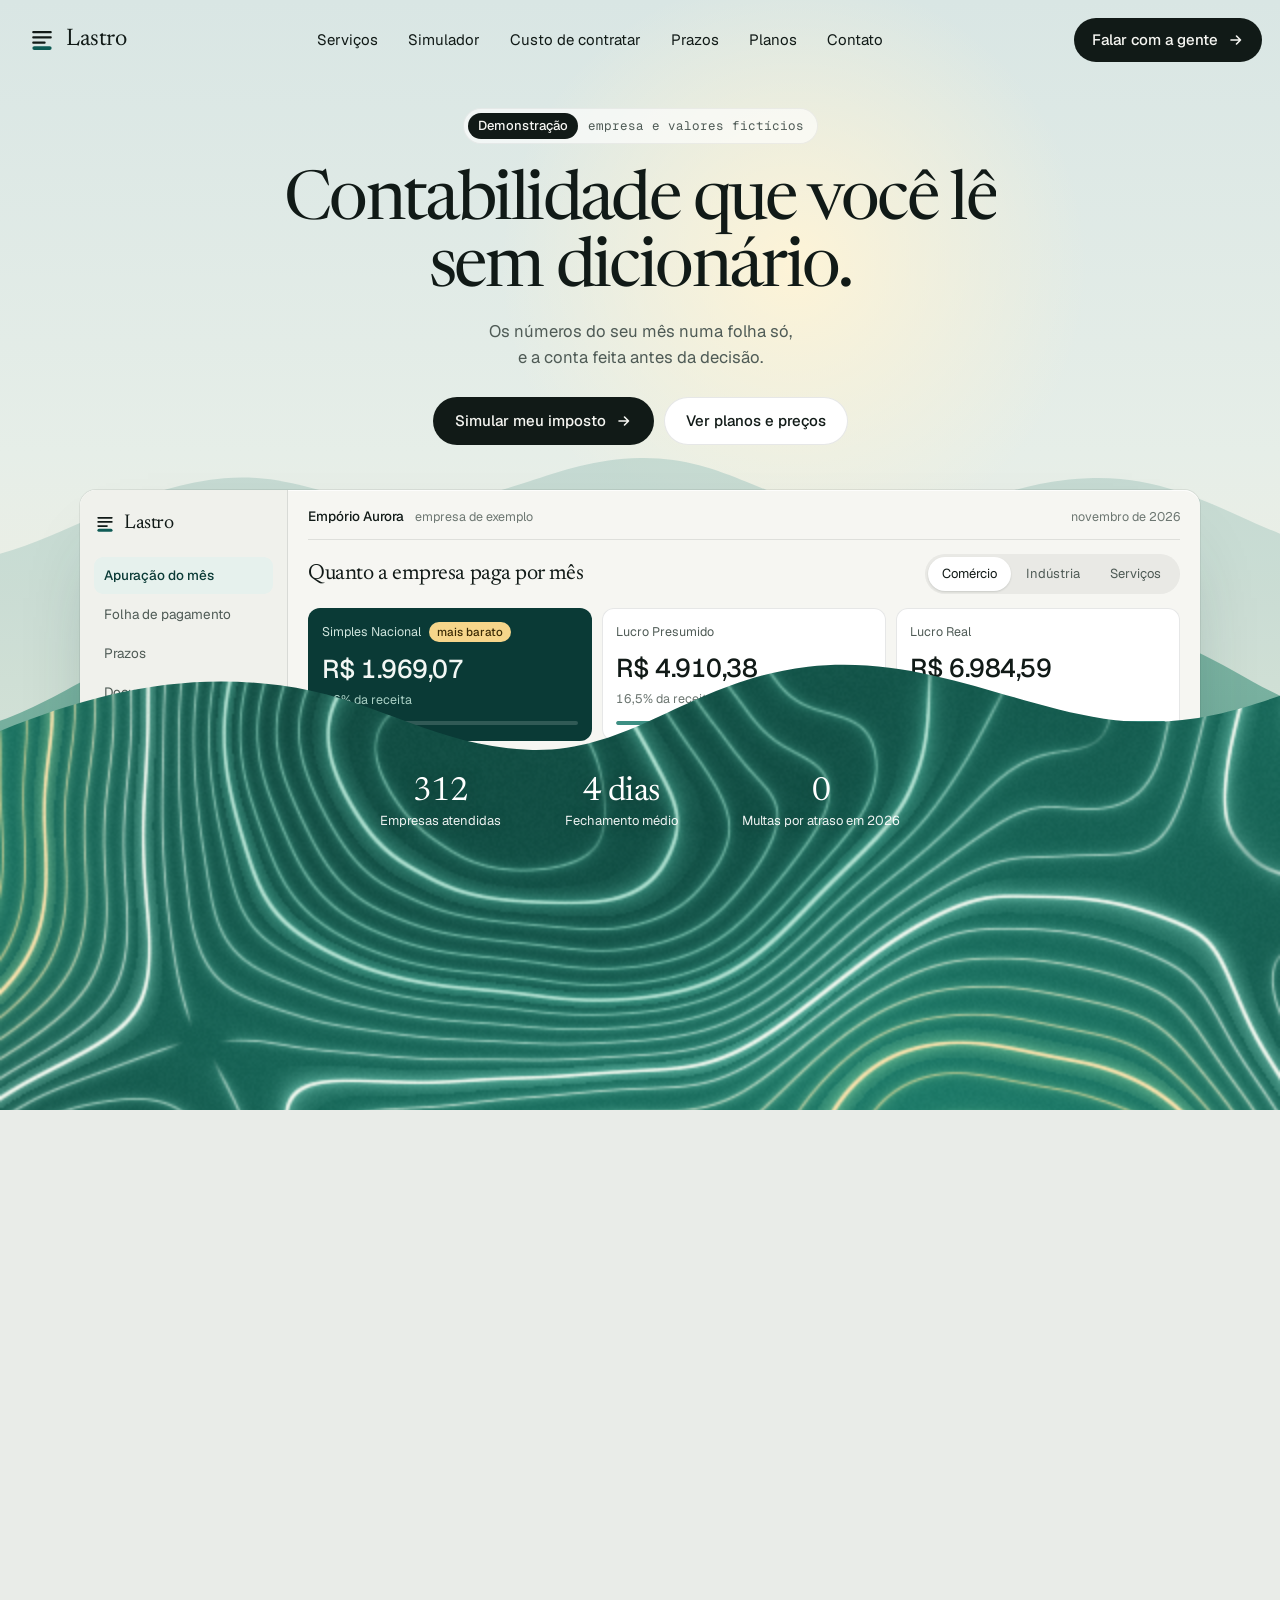
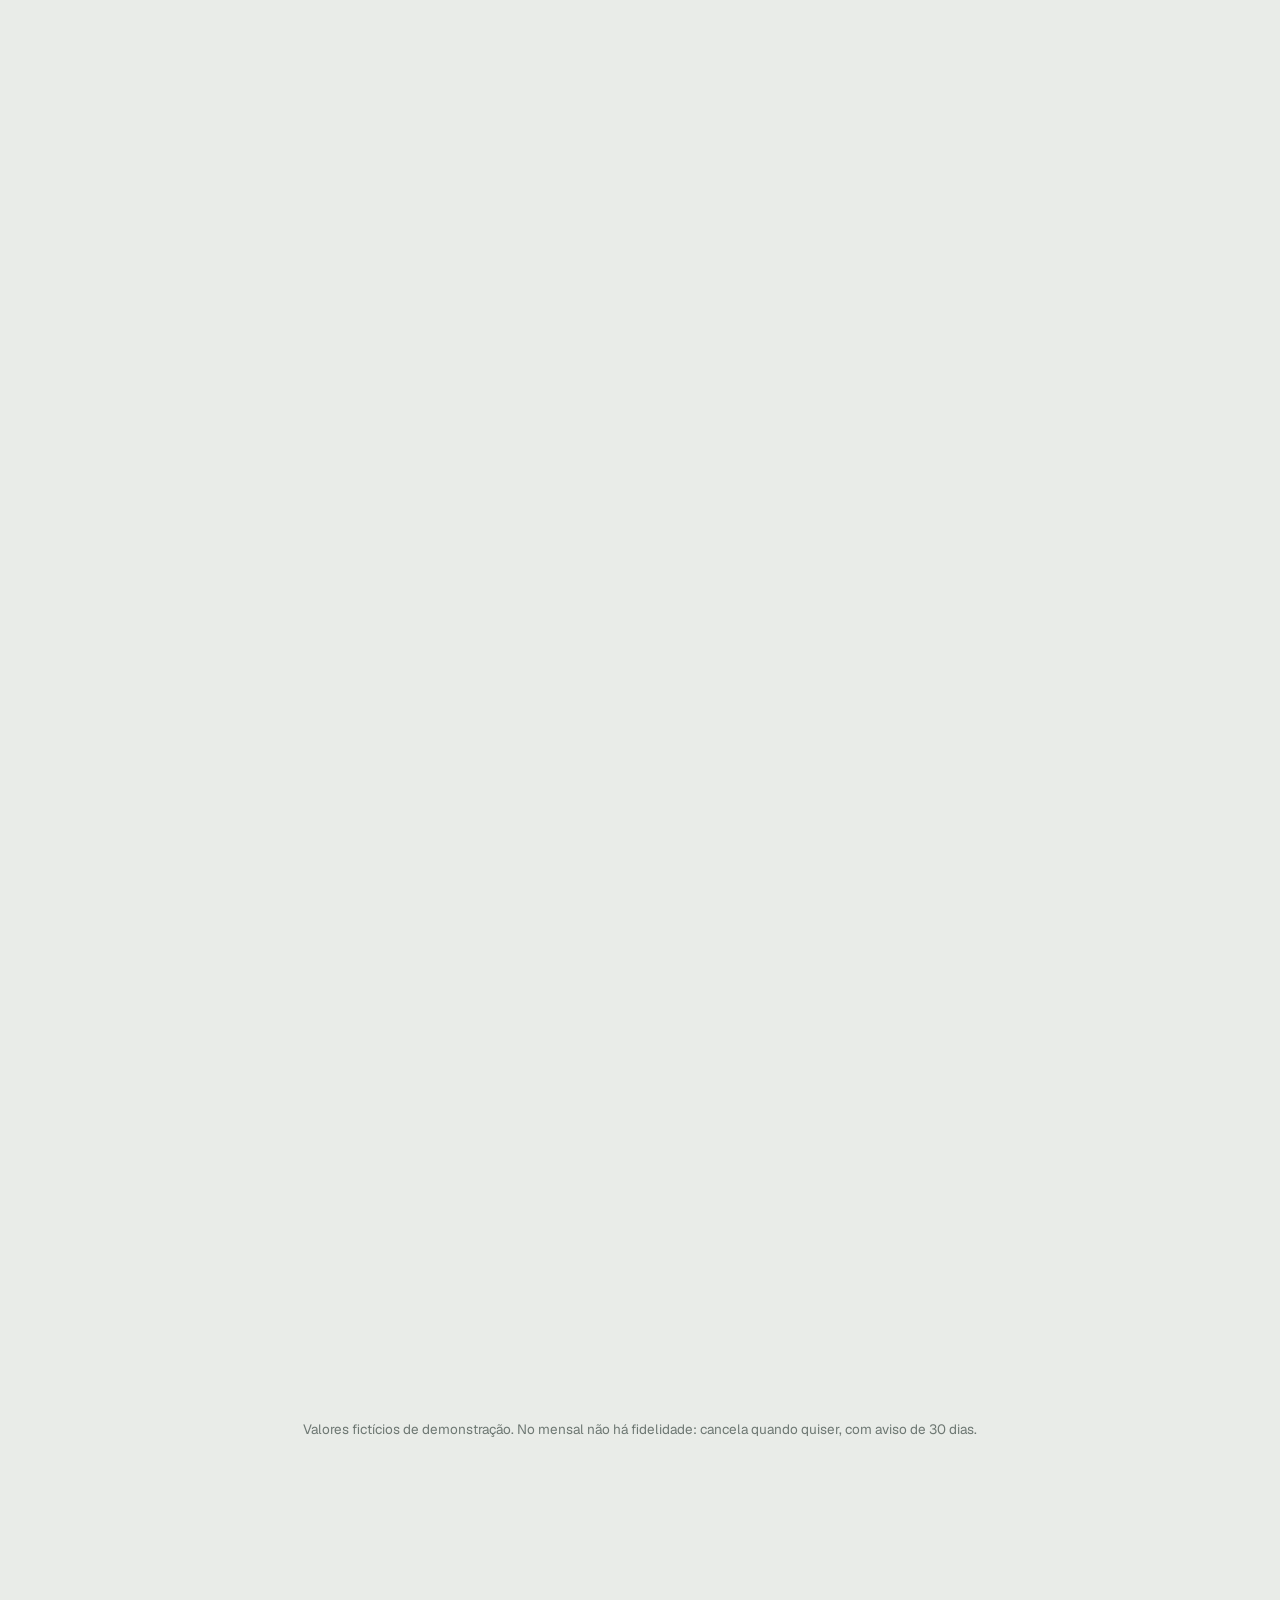
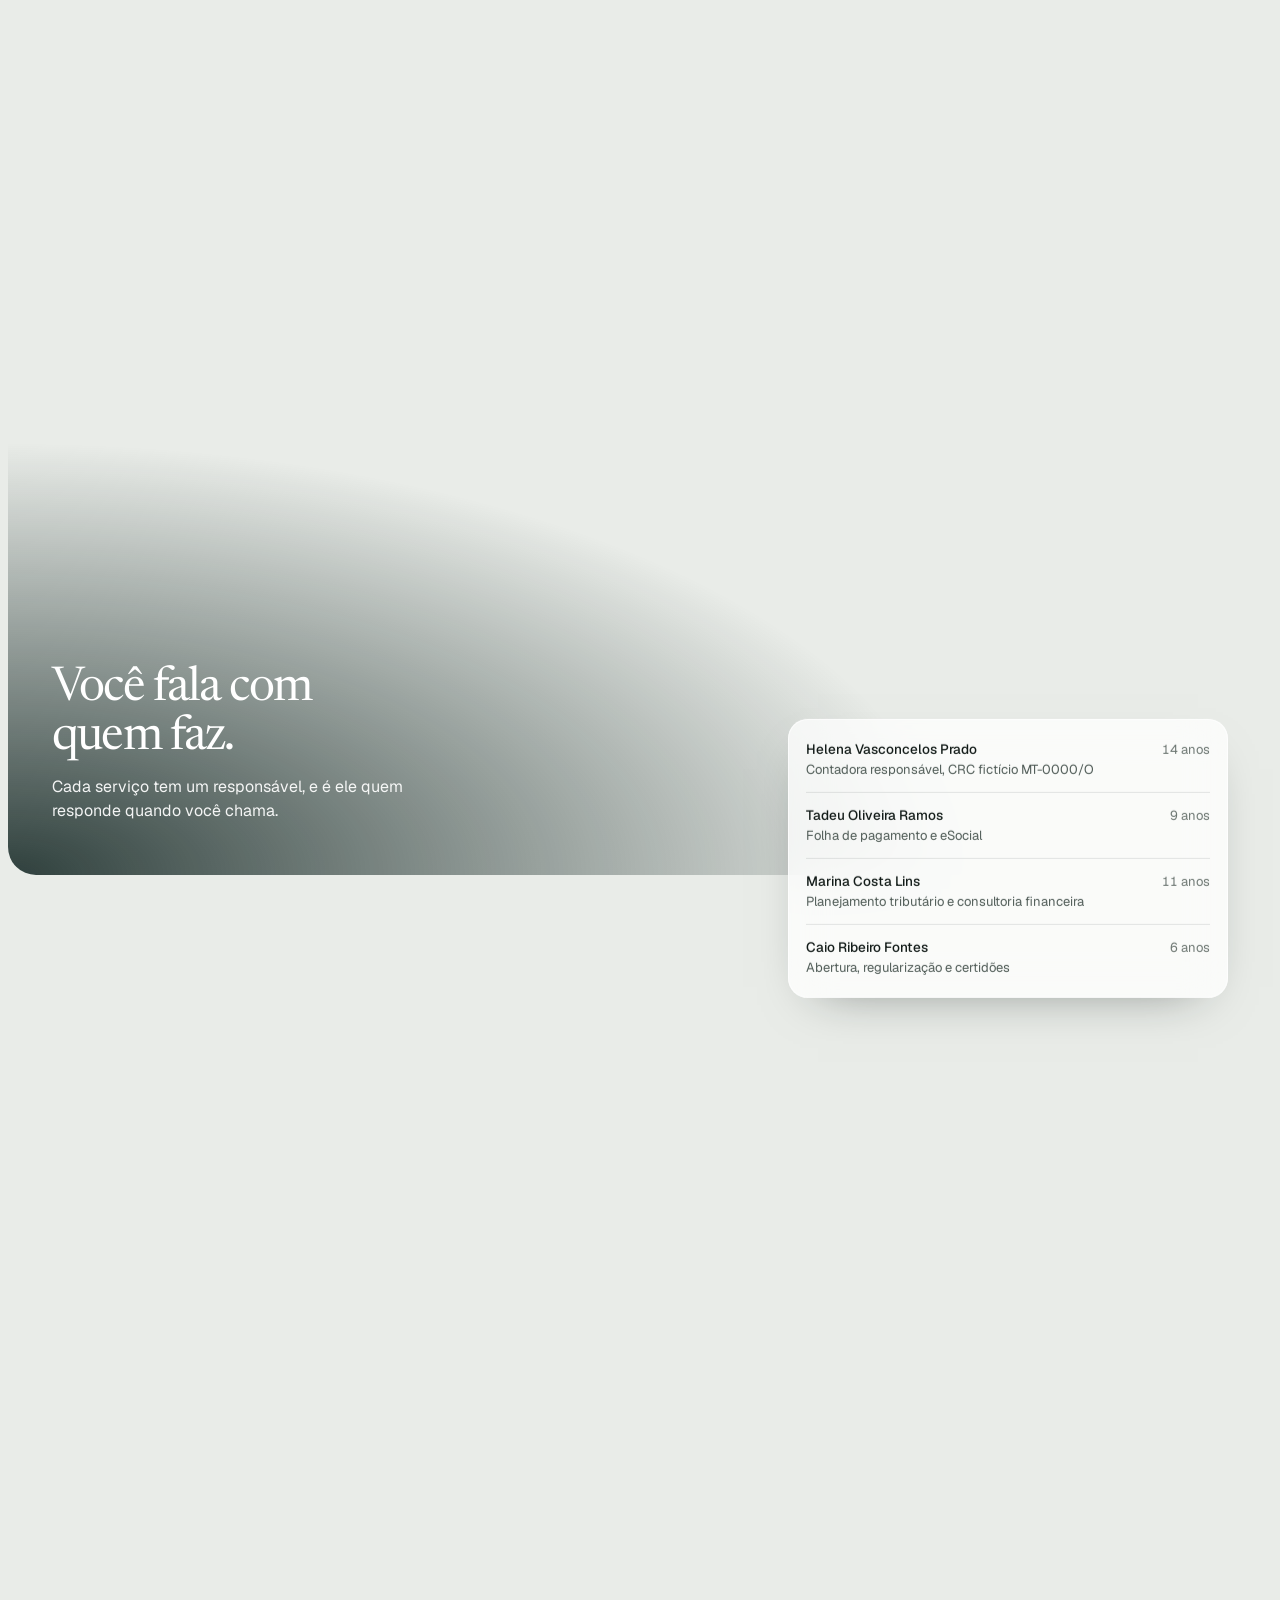
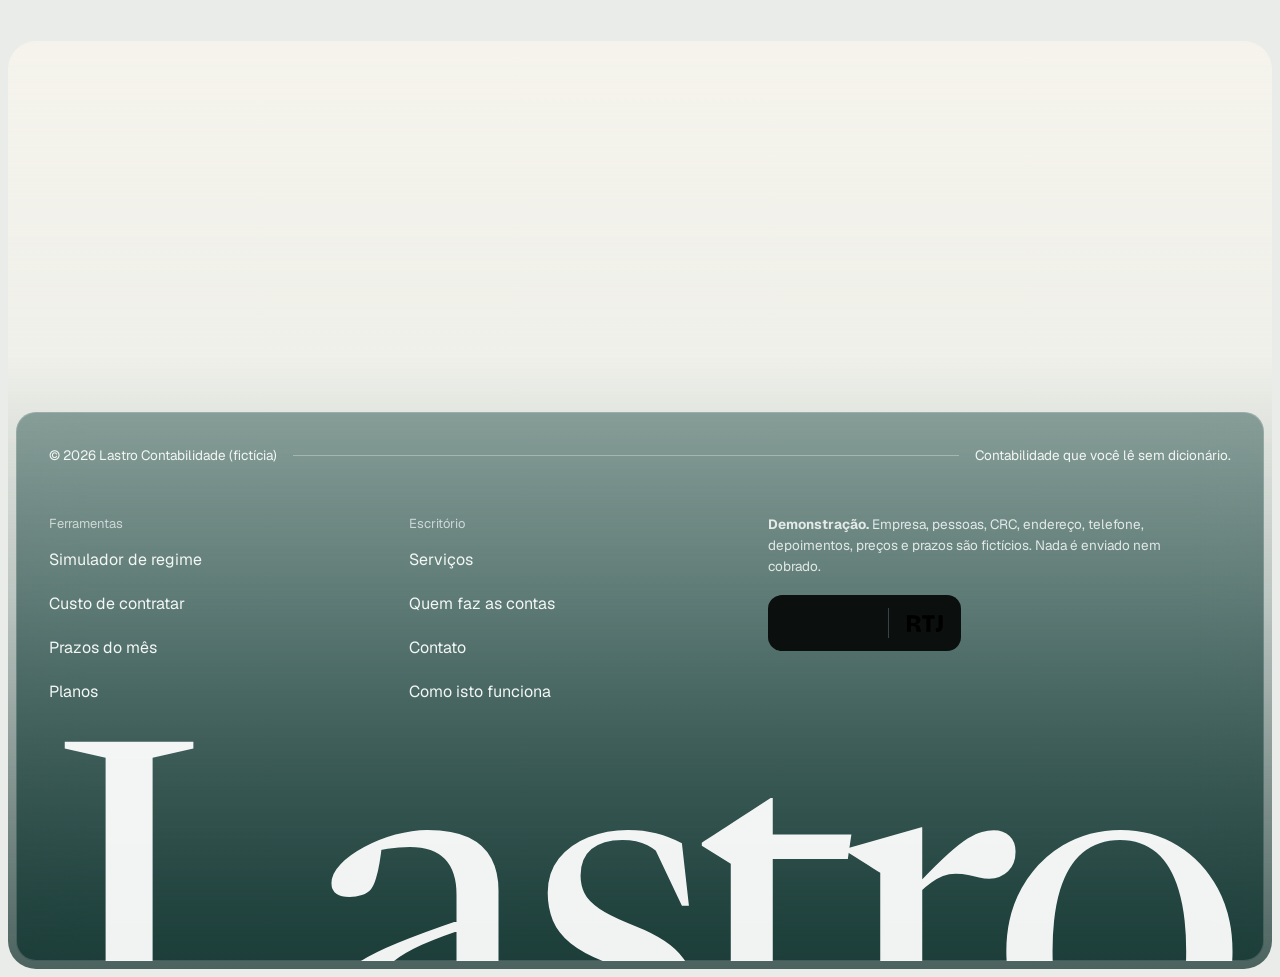
<file: index.html>
<!DOCTYPE html>
<html lang="pt-BR">
<head>
  <meta charset="utf-8">
  <meta name="viewport" content="width=device-width, initial-scale=1">
  <meta http-equiv="Content-Security-Policy" content="default-src 'self'; script-src 'self'; style-src 'self'; img-src 'self' data:; font-src 'self'; connect-src 'none'; object-src 'none'; base-uri 'none'; form-action 'none'">
  <title>Lastro Contabilidade | Contabilidade que você lê sem dicionário</title>
  <meta name="description" content="Demonstração de um escritório contábil fictício: simulador de regime tributário, custo de um funcionário, prazos do mês e planos. Feito pela Mil e Uma Linhas!.">
  <link rel="canonical" href="https://toshiro01001.github.io/contabilidade/">
  <meta name="theme-color" content="#dfe9e6">
  <meta property="og:type" content="website">
  <meta property="og:locale" content="pt_BR">
  <meta property="og:site_name" content="Lastro Contabilidade">
  <meta property="og:title" content="Lastro Contabilidade: a conta feita antes da decisão">
  <meta property="og:description" content="Demonstração com simulador de regime tributário, custo de funcionário, prazos do mês e planos. Tudo fictício, nada é enviado.">
  <meta property="og:url" content="https://toshiro01001.github.io/contabilidade/">
  <meta property="og:image" content="https://toshiro01001.github.io/contabilidade/img/og.jpg">
  <meta property="og:image:width" content="1200">
  <meta property="og:image:height" content="630">
  <meta name="twitter:card" content="summary_large_image">
  <link rel="icon" href="./favicon.svg" type="image/svg+xml">
  <script type="module" crossorigin src="./assets/index-Ds6KF5I7.js"></script>
  <link rel="stylesheet" crossorigin href="./assets/index-Cp0EafVw.css">
</head>
<body>
  <div id="raiz">
    <main class="espera">
      <h1>Contabilidade que você lê sem dicionário.</h1>
      <p>Lastro Contabilidade é uma demonstração da Mil e Uma Linhas!: um escritório contábil fictício com simulador de regime tributário, custo de um funcionário, prazos do mês e planos. Empresa, pessoas, valores e prazos são inventados.</p>
      <noscript><p>As ferramentas desta página precisam de JavaScript ligado.</p></noscript>
    </main>
  </div>
</body>
</html>
</file>
<file: assets/index-Cp0EafVw.css>
@font-face{font-family:Newsreader;font-style:normal;font-display:swap;font-weight:200 800;src:url(./newsreader-latin-standard-normal-s-izfB6B.woff2) format("woff2-variations")}@font-face{font-family:Newsreader;font-style:italic;font-display:swap;font-weight:200 800;src:url(./newsreader-latin-standard-italic-kJKFiXvB.woff2) format("woff2-variations")}@font-face{font-family:Geist;font-style:normal;font-display:swap;font-weight:100 900;src:url(./geist-latin-wght-normal-BgDaEnEv.woff2) format("woff2-variations")}@font-face{font-family:Geist Mono;font-style:normal;font-display:swap;font-weight:100 900;src:url(./geist-mono-latin-wght-normal-XN7g48iV.woff2) format("woff2-variations")}:root{--pagina: #e9ece8;--papel: #f6f6f2;--tinta: #111a17;--tinta-2: #4f5b56;--tinta-3: #6d7772;--fio: rgba(17, 26, 23, .1);--verde-900: #0a3a36;--verde-700: #0e5b55;--verde-500: #3d8f83;--verde-200: #cfe4dd;--verde-100: #e6f1ed;--ambar: #8a5708;--ambar-fundo: #fbefd8;--ferrugem: #a63b2a;--ferrugem-fundo: #fbe6e3;--azul: #2659ad;--azul-fundo: #e3edfa;--serifa: "Newsreader", "Iowan Old Style", Georgia, serif;--sans: "Geist", system-ui, -apple-system, "Segoe UI", sans-serif;--mono: "Geist Mono", ui-monospace, Menlo, monospace;--ease: cubic-bezier(.22, 1, .36, 1);--ease-io: cubic-bezier(.65, 0, .35, 1);--t-micro: .32s;--margem: 8px;--r-card: 28px;--r-dentro: 20px;--r-app: 16px;--lado: clamp(20px, 3.3vw, 48px);--vidro-blur: blur(22px) saturate(1.35)}*,*:before,*:after{box-sizing:border-box}html{background:var(--pagina);scroll-padding-top:76px;-webkit-text-size-adjust:100%}body{margin:0;font-family:var(--sans);font-size:16px;line-height:1.55;color:var(--tinta);background:var(--pagina);-webkit-font-smoothing:antialiased;overflow-x:clip}img{display:block;max-width:100%}h1,h2,h3,h4,p,ul,ol,dl,dd,figure,blockquote,fieldset{margin:0;padding:0}ul,ol{list-style:none}fieldset{border:0;min-width:0}button,input,select,textarea{font:inherit;color:inherit}button{cursor:pointer}a{color:inherit}.num{font-variant-numeric:tabular-nums}.visualmente-oculto{position:absolute;width:1px;height:1px;overflow:hidden;clip:rect(0 0 0 0);white-space:nowrap}:focus-visible{outline:2px solid var(--verde-700);outline-offset:3px;border-radius:6px}.pular{position:fixed;left:12px;top:-80px;z-index:60;background:var(--tinta);color:var(--papel);padding:10px 16px;border-radius:999px;transition:top var(--t-micro) var(--ease)}.pular:focus{top:12px}.espera{max-width:720px;margin:0 auto;padding:22vh var(--lado) 40vh}.espera h1{font-family:var(--serifa);font-weight:400;font-size:clamp(36px,6vw,72px);line-height:1.02;letter-spacing:-.034em}.espera p{margin-top:20px;color:var(--tinta-2);max-width:56ch}.seta,.check{width:1em;height:1em;flex:none}.titulo{font-family:var(--serifa);font-weight:400;font-size:clamp(34px,3.75vw,64px);line-height:1.04;letter-spacing:-.034em;font-variation-settings:"opsz" 72}.titulo em{font-style:italic;color:var(--verde-700)}.mascara{display:block;overflow:hidden;padding:.06em 0 .16em;margin-bottom:-.22em}.linha{display:block}.js .linha{transform:translateY(calc(100% + .32em));transition:transform 1.15s var(--ease) calc(var(--i, 0) * .08s)}.js .sobe{opacity:0;transform:translateY(22px);transition:opacity .9s var(--ease) .18s,transform 1.1s var(--ease) .18s}.js .is-in .linha,.js .is-pronto .linha{transform:none}.js .is-in .sobe,.js .is-pronto .sobe,.js .is-in.sobe{opacity:1;transform:none}.pilula{position:relative;display:inline-flex;align-items:center;gap:10px;min-height:48px;padding:0 22px;border:0;border-radius:999px;font-size:15px;font-weight:500;text-decoration:none;overflow:hidden;isolation:isolate;white-space:nowrap;transition:transform var(--t-micro) var(--ease)}.pilula:active{transform:scale(.97)}.pilula-preto{background:var(--tinta);color:var(--papel)}.pilula-branco{background:#fff;color:var(--tinta);box-shadow:inset 0 0 0 1px var(--fio)}.pilula-colina{position:absolute;left:-10%;right:-10%;bottom:0;height:130%;z-index:-1;border-radius:50% 50% 0 0/60% 60% 0 0;background:var(--verde-700);transform:translateY(101%);transition:transform .55s var(--ease)}.pilula-branco .pilula-colina{background:var(--verde-200)}.pilula-setas{position:relative;display:block;width:16px;height:16px;overflow:hidden}.pilula-setas .seta{position:absolute;inset:0;width:16px;height:16px;transition:transform .5s var(--ease)}.pilula-setas .seta+.seta{transform:translate(-140%)}@media (hover: hover){html:not(.is-scrolling) .pilula:hover .pilula-colina{transform:none}html:not(.is-scrolling) .pilula:hover .pilula-setas .seta:first-child{transform:translate(140%)}html:not(.is-scrolling) .pilula:hover .pilula-setas .seta+.seta{transform:none}}.topo{position:fixed;z-index:40;top:var(--margem);left:var(--margem);right:var(--margem);height:64px;display:flex;align-items:center;justify-content:space-between;gap:16px;padding:0 10px 0 20px;border-radius:20px;transition:transform .6s var(--ease),background-color .4s var(--ease),box-shadow .4s var(--ease)}.topo.is-vidro{background:#f6f6f2c7;-webkit-backdrop-filter:blur(18px);backdrop-filter:blur(18px);box-shadow:0 1px 0 var(--fio),0 10px 30px -18px #111a174d}.topo.is-fora{transform:translateY(-130%)}.marca{display:inline-flex;align-items:center;gap:10px;text-decoration:none;min-height:44px}.marca-sinal{width:28px;height:28px}.marca-nome{font-family:var(--serifa);font-size:24px;letter-spacing:-.02em}.menu{display:flex;gap:2px}.menu a{position:relative;padding:10px 14px;border-radius:999px;font-size:15px;text-decoration:none;isolation:isolate}.menu a:before{content:"";position:absolute;inset:0;z-index:-1;border-radius:inherit;background:#ffffffb3;transform:scale(.6);opacity:0;transition:transform var(--t-micro) var(--ease),opacity var(--t-micro) var(--ease)}.menu a.ativo:before{transform:none;opacity:1}@media (hover: hover){html:not(.is-scrolling) .menu a:hover:before{transform:none;opacity:1}}.topo-acoes{display:flex;align-items:center;gap:8px}.pilula-nav{min-height:44px;padding:0 18px}.menu-botao{display:none;align-items:center;gap:10px;min-height:44px;padding:0 16px;border:0;border-radius:999px;background:#fff;box-shadow:inset 0 0 0 1px var(--fio);font-size:15px}.menu-botao-icone{width:16px;height:10px;border-top:1.6px solid currentColor;border-bottom:1.6px solid currentColor;transition:height var(--t-micro) var(--ease)}.menu-botao[aria-expanded=true] .menu-botao-icone{height:0}@media (max-width: 1060px){.menu-botao{display:inline-flex}.pilula-nav{display:none}.menu{position:fixed;left:0;right:0;top:72px;flex-direction:column;gap:0;padding:14px 18px 22px;border-radius:22px;background:var(--papel);box-shadow:0 24px 60px -24px #111a1773,inset 0 0 0 1px var(--fio);visibility:hidden;opacity:0;transform:translateY(-12px);transition:opacity .35s var(--ease),transform .45s var(--ease),visibility 0s .45s}.menu.aberto{visibility:visible;opacity:1;transform:none;transition-delay:0s}.menu a{font-family:var(--serifa);font-size:clamp(28px,8vw,40px);letter-spacing:-.02em;padding:8px 6px;border-radius:12px}.menu a:before{display:none}.menu-aberto .topo{background:var(--papel);box-shadow:inset 0 0 0 1px var(--fio)}}.hero{position:relative;height:var(--hero-h, 150vh);min-height:100svh;overflow:hidden;background:#dfe9e6}.hero-ceu{position:absolute;inset:0 0 auto;height:120%;background:linear-gradient(180deg,#d9e6e4,#e6eee8 34%,#f3efe0 62%,#f1ead6);transform:translateY(var(--ceu, 0px));will-change:transform}.hero-sol{position:absolute;left:62%;top:20%;width:46vmax;height:46vmax;margin:-23vmax;border-radius:50%;background:radial-gradient(closest-side,#fff4d6f2,#fff4d600)}.hero-serra{position:absolute;left:0;right:0;top:34%;height:min(46%,420px);background:linear-gradient(180deg,#b9d3cb,#cfe0d6);-webkit-mask:url(../img/colinas-fundo.svg) center top / 100% 100% no-repeat;mask:url(../img/colinas-fundo.svg) center top / 100% 100% no-repeat;opacity:.75}.hero-texto{position:relative;z-index:2;display:flex;flex-direction:column;align-items:center;text-align:center;padding:clamp(92px,12vh,130px) var(--lado) 0}.chip{display:inline-flex;align-items:center;gap:10px;padding:5px 14px 5px 5px;border-radius:999px;background:#ffffff9e;box-shadow:inset 0 0 0 1px #111a170f;font-size:13px}.chip-tag{padding:3px 10px;border-radius:999px;background:var(--tinta);color:var(--papel);font-weight:500}.chip-txt{font-family:var(--mono);font-size:12.5px;color:var(--tinta-2)}.titulo-hero{margin-top:22px;font-size:clamp(38px,min(5.3vw,8.9vh),104px);line-height:.98;letter-spacing:-.038em}.hero-apoio{margin-top:20px;font-size:clamp(16px,1.3vw,18.5px);color:var(--tinta-2)}.hero-acoes{margin-top:26px;display:flex;flex-wrap:wrap;justify-content:center;gap:10px}.hero-painel{container-type:inline-size;position:relative;z-index:2;width:min(1120px,calc(100% - 2 * var(--lado)));margin:clamp(34px,5vh,56px) auto 0}.js .hero-painel{opacity:0;transform:translateY(70px);transition:opacity 1s var(--ease) .35s,transform 1.5s var(--ease) .35s}.js .is-pronto .hero-painel{opacity:1;transform:none}.hero-colinas{position:absolute;left:0;right:0;top:var(--col-top, 60vh);height:calc(var(--hero-h, 150vh) - var(--col-top, 60vh) + 60px);--crista: 520px;-webkit-mask:url(../img/colinas.svg) center top / 100% var(--crista) no-repeat,linear-gradient(#000,#000) 0 calc(var(--crista) - 1px) / 100% 100% no-repeat;mask:url(../img/colinas.svg) center top / 100% var(--crista) no-repeat,linear-gradient(#000,#000) 0 calc(var(--crista) - 1px) / 100% 100% no-repeat;will-change:transform}.hero-colinas-fundo{z-index:1;margin-top:-54px;background:linear-gradient(180deg,#7fb5a4,#5b9c8b);-webkit-mask-image:url(../img/colinas-fundo.svg),linear-gradient(#000,#000);mask-image:url(../img/colinas-fundo.svg),linear-gradient(#000,#000);transform:translateY(calc(var(--desce, 0px) * .72))}.hero-colinas-frente{z-index:3;background:linear-gradient(180deg,#1f8c79,#0e6f62 38%,#0b5a52);transform:translateY(var(--desce, 0px))}.js .hero-colinas{transition:margin-top 1.6s var(--ease)}.js .hero:not(.is-pronto) .hero-colinas-frente{margin-top:46px}.js .hero:not(.is-pronto) .hero-colinas-fundo{margin-top:-20px}.hero-colinas canvas{position:absolute;inset:0;width:100%;height:100%;opacity:0;transition:opacity 1.4s var(--ease)}.hero-colinas.tem-gl canvas{opacity:1}.hero-dados{position:absolute;left:0;right:0;top:clamp(100px,24%,128px);display:flex;justify-content:center;gap:clamp(18px,5vw,72px);padding:0 var(--lado);color:#fff;text-align:center;opacity:var(--some, 1);text-shadow:0 1px 18px rgba(4,40,36,.55);pointer-events:none}.hero-dados dt{font-size:13px;opacity:.92}.hero-dados dd{font-family:var(--serifa);font-size:clamp(24px,2.6vw,34px);letter-spacing:-.02em;line-height:1.1}.hero-dados>div{display:flex;flex-direction:column-reverse}.app{position:relative;display:grid;grid-template-columns:208px minmax(0,1fr);background:var(--papel);border-radius:var(--r-app);box-shadow:0 1px #fffc inset,0 0 0 1px #111a1712,0 40px 80px -40px #0a3a3673;font-size:13.5px;text-align:left}.app-lado{border-radius:var(--r-app) 0 0 var(--r-app)}.app-lado{display:flex;flex-direction:column;gap:18px;padding:18px 14px;border-right:1px solid var(--fio);background:#f0f1ec}.app-marca{display:flex;align-items:center;gap:8px;font-family:var(--serifa);font-size:20px;letter-spacing:-.02em}.app-marca .marca-sinal{width:22px;height:22px}.app-menu{display:grid;gap:2px}.app-menu li{padding:8px 10px;border-radius:9px;color:var(--tinta-2)}.app-menu .is-ativo{background:var(--verde-100);color:var(--verde-900);font-weight:500}.app-selo{margin-top:auto;display:grid;grid-template-columns:auto 1fr;column-gap:8px;align-items:center;padding:10px;border-radius:10px;background:#fff;box-shadow:inset 0 0 0 1px var(--fio);font-size:12.5px}.app-selo small{grid-column:2;color:var(--tinta-3);font-size:12px}.ponto{width:8px;height:8px;border-radius:50%;background:var(--verde-500);box-shadow:0 0 #3d8f8380;animation:pulsa 2.4s var(--ease) infinite}@keyframes pulsa{70%,to{box-shadow:0 0 0 7px #3d8f8300}}.app-corpo{position:relative;padding:16px 20px 20px;min-width:0}.app-topo{display:flex;justify-content:space-between;align-items:baseline;gap:12px;padding-bottom:12px;border-bottom:1px solid var(--fio)}.app-empresa{font-weight:500}.app-empresa small,.app-mes{color:var(--tinta-3);font-weight:400;font-size:12.5px}.app-empresa small{margin-left:8px}.app-cabeca{display:flex;flex-wrap:wrap;justify-content:space-between;align-items:center;gap:10px;margin-top:14px}.app-titulo{font-family:var(--serifa);font-size:22px;letter-spacing:-.02em}.seletor,.abas,.alternador{position:relative;display:inline-grid;grid-auto-flow:column;grid-auto-columns:1fr;padding:3px;border-radius:999px;background:#111a170f;isolation:isolate}.seletor button,.abas button{position:relative;z-index:1;min-height:34px;padding:0 14px;border:0;background:none;border-radius:999px;font-size:13px;color:var(--tinta-2);transition:color var(--t-micro) var(--ease)}.seletor button.is-ativo,.abas button[aria-selected=true]{color:var(--tinta)}.seletor-fundo,.abas-fundo,.alternador-fundo{position:absolute;z-index:0;top:3px;bottom:3px;left:3px;width:calc((100% - 6px) / 3);border-radius:999px;background:#fff;box-shadow:0 1px 2px #111a1724;transform:translate(calc(var(--pos, 0) * 100%));transition:transform .5s var(--ease)}.abas-fundo,.alternador-fundo{width:calc((100% - 6px)/2)}.app-cartoes{display:grid;grid-template-columns:repeat(3,minmax(0,1fr));gap:10px;margin-top:14px}.cartao{position:relative;padding:14px 14px 16px;border-radius:12px;background:#fff;box-shadow:inset 0 0 0 1px var(--fio);transition:box-shadow var(--t-micro) var(--ease),transform var(--t-micro) var(--ease)}.cartao.is-melhor{background:var(--verde-900);color:#f2f7f4;box-shadow:none}.cartao-nome{display:flex;flex-wrap:wrap;align-items:center;gap:6px 8px;font-size:12.5px;color:var(--tinta-2)}.cartao.is-melhor .cartao-nome{color:#cfe4dd}.cartao-selo{padding:1px 8px;border-radius:999px;background:#f6d58a;color:#3b2a04;font-size:11.5px;font-weight:500}.cartao-valor{margin-top:8px;font-size:clamp(19px,2.3cqw,26px);font-weight:500;letter-spacing:-.02em;white-space:nowrap}.cartao-nota{color:var(--tinta-3);font-size:12.5px}.cartao.is-melhor .cartao-nota{color:#a9cfc4}.cartao-barra,.barra{display:block;height:4px;margin-top:12px;border-radius:4px;background:#111a1714;overflow:hidden}.cartao.is-melhor .cartao-barra{background:#ffffff29}.cartao-barra span,.barra span{display:block;height:100%;border-radius:inherit;background:var(--verde-500);transform-origin:left;transform:scaleX(var(--w, 0));transition:transform 1.1s var(--ease)}.cartao.is-melhor .cartao-barra span{background:#f6d58a}.app-faixa{display:grid;gap:6px;margin-top:16px}.app-faixa>span{display:flex;justify-content:space-between;gap:12px;color:var(--tinta-2)}.app-faixa strong{color:var(--tinta);font-weight:500}input[type=range]{-webkit-appearance:none;appearance:none;width:100%;height:28px;margin:0;background:none;cursor:pointer}input[type=range]::-webkit-slider-runnable-track{height:4px;border-radius:4px;background:var(--verde-200)}input[type=range]::-moz-range-track{height:4px;border-radius:4px;background:var(--verde-200)}input[type=range]::-webkit-slider-thumb{-webkit-appearance:none;width:20px;height:20px;margin-top:-8px;border-radius:50%;background:var(--verde-700);border:3px solid #fff;box-shadow:0 1px 4px #111a174d;transition:transform var(--t-micro) var(--ease)}input[type=range]::-moz-range-thumb{width:14px;height:14px;border-radius:50%;background:var(--verde-700);border:3px solid #fff;box-shadow:0 1px 4px #111a174d}input[type=range]:active::-webkit-slider-thumb{transform:scale(1.15)}.app-listas{display:grid;grid-template-columns:minmax(0,1.5fr) minmax(0,1fr);gap:14px;margin-top:12px}.app-sub{font-size:12.5px;color:var(--tinta-3);margin-bottom:6px}.contas li{display:grid;grid-template-columns:minmax(0,1fr) auto 108px;align-items:center;gap:10px;padding:8px 0;border-top:1px solid var(--fio)}.contas-nome{overflow:hidden;text-overflow:ellipsis;white-space:nowrap}.contas-nome small{margin-left:8px;color:var(--tinta-3)}.estado,.selo{display:inline-flex;align-items:center;justify-content:center;gap:5px;min-height:24px;padding:0 9px;border-radius:999px;font-size:12px;font-weight:500;white-space:nowrap;transition:background-color .6s var(--ease),color .6s var(--ease)}.estado-pago,.selo-ok{background:var(--verde-100);color:var(--verde-900)}.estado-agendado{background:var(--azul-fundo);color:var(--azul)}.estado-vence{background:var(--ambar-fundo);color:var(--ambar)}.estado-previsto{background:#111a170f;color:var(--tinta-2)}.app-economia{padding:12px 14px;border-radius:12px;background:var(--verde-100);align-self:start}.app-economia-valor{font-size:22px;font-weight:500;letter-spacing:-.02em;color:var(--verde-900)}.app-economia-nota{color:var(--tinta-2);font-size:12.5px}.app-aviso{position:absolute;z-index:4;right:18px;top:-30px;display:flex;gap:10px;align-items:flex-start;max-width:300px;padding:12px 14px;border-radius:14px;background:var(--tinta);color:var(--papel);font-size:13px;box-shadow:0 18px 40px -18px #111a1799;opacity:0;transform:translateY(-14px) scale(.96);pointer-events:none;transition:opacity .5s var(--ease),transform .7s var(--ease)}.app-aviso.is-on{opacity:1;transform:none}.app-aviso .check{margin-top:2px;color:#8fd3bd;width:16px;height:16px}.app-aviso strong{display:block;font-weight:500}@container (max-width: 700px){.app{grid-template-columns:minmax(0,1fr)}.app-lado{display:none}.app-corpo{padding:14px 14px 16px}.app-mes{display:none}.app-cartoes{grid-template-columns:repeat(2,minmax(0,1fr))}.cartao.is-melhor{grid-column:1 / -1;order:-1}.cartao.is-melhor .cartao-valor{font-size:30px}.cartao-valor{font-size:16px}.cartao{min-width:0;padding:12px}.app-listas{grid-template-columns:minmax(0,1fr)}.app-economia{order:-1}.contas li{grid-template-columns:minmax(0,1fr) auto}.contas .estado{grid-column:1 / -1;justify-self:start}.contas-nome small{display:block;margin:0}.seletor{width:100%}.app-aviso{left:6px;right:6px;top:-58px;max-width:none;padding:10px 12px;font-size:12.5px}.app-aviso strong{display:inline}.app-economia{display:none}}.respiro{padding:clamp(96px,17vh,190px) var(--lado);text-align:center}.titulo-respiro{font-size:clamp(21px,6.3vw,80px);line-height:1.04}.voz-autor{margin-top:26px;color:var(--tinta-2)}.voz-segunda{max-width:560px;margin:56px auto 0;padding-top:26px;border-top:1px solid var(--fio);color:var(--tinta-2)}.voz-segunda p{font-family:var(--serifa);font-size:22px;line-height:1.3;color:var(--tinta);letter-spacing:-.01em}.voz-segunda footer{margin-top:12px;font-size:14.5px}.trio{display:grid;grid-template-columns:repeat(3,minmax(0,1fr));gap:var(--margem);padding:0 var(--margem)}.card{position:relative;border-radius:var(--r-card);overflow:hidden;isolation:isolate}.card-foto{height:clamp(580px,80vh,780px);display:flex;flex-direction:column;justify-content:space-between;padding:16px;color:#fff;background:#23312d}.card-img{position:absolute;inset:-6% 0;z-index:-2;width:100%;height:112%;object-fit:cover}.card-foto:after{content:"";position:absolute;inset:0;z-index:-1;background:linear-gradient(180deg,#0a1e1b33,#0a1e1b00 36%,#081a17c7)}.card-claro:after{background:linear-gradient(180deg,#f6f6f200 40%,#f6f6f2eb)}.card-claro{color:var(--tinta);background:#e8e4d9}.js .card{opacity:0;transform:translateY(28px);transition:opacity .9s var(--ease),transform 1.2s var(--ease)}.js .card:nth-child(2){transition-delay:.12s}.js .card:nth-child(3){transition-delay:.24s}.js .card.is-in{opacity:1;transform:none}.js .card .card-img{transform:scale(1.1);transition:transform 1.8s var(--ease)}.js .card.is-in .card-img{transform:none}.js .card .vidro{opacity:0;transform:translateY(16px);transition:opacity .8s var(--ease) .45s,transform 1s var(--ease) .45s}.js .card.is-in .vidro{opacity:1;transform:none}@supports (animation-timeline: view()){@media (prefers-reduced-motion: no-preference){.card.is-in .card-img,.janela-img,.fecho-img{animation:anda linear both;animation-timeline:view()}@keyframes anda{0%{translate:0 -4%}to{translate:0 4%}}}}.vidro{border-radius:var(--r-dentro);padding:16px;font-size:13.5px;-webkit-backdrop-filter:var(--vidro-blur);backdrop-filter:var(--vidro-blur)}.vidro-claro{background:#fff3;box-shadow:inset 0 0 0 1px #ffffff47;color:#fff}.vidro-branco{background:#ffffffc2;box-shadow:inset 0 0 0 1px #ffffffb3,0 20px 50px -30px #111a1780;color:var(--tinta)}.vidro-linha{display:flex;justify-content:space-between;align-items:center;gap:10px}.vidro-nota{margin-top:10px;opacity:.86}.vidro-valor{font-size:clamp(30px,2.9vw,40px);font-weight:500;letter-spacing:-.03em;line-height:1.15}.vidro-valor small{font-size:14px;font-weight:400;opacity:.7;margin-left:4px}.vidro .abas{display:grid;margin-top:12px;background:#ffffff2e}.vidro .abas button{color:#ffffffdb;min-height:38px}.vidro .abas button[aria-selected=true]{color:var(--tinta)}.vidro-detalhe{margin-top:12px;min-height:3.2em}.vidro-pe{display:flex;align-items:center;gap:6px;margin-top:10px;padding-top:10px;border-top:1px solid rgba(255,255,255,.26);opacity:.86}.vidro-pe.is-ok{opacity:1}.vidro-lista{margin-top:10px}.vidro-lista li{display:flex;justify-content:space-between;gap:10px;padding:7px 0;border-top:1px solid var(--fio)}.interruptor{display:flex;align-items:center;gap:10px;margin-top:8px;padding-top:12px;border-top:1px solid var(--fio);min-height:44px;cursor:pointer}.interruptor input{position:absolute;opacity:0;width:1px;height:1px}.interruptor-trilho{width:40px;height:24px;padding:3px;border-radius:999px;background:#111a172e;transition:background-color var(--t-micro) var(--ease);flex:none}.interruptor-trilho span{display:block;width:18px;height:18px;border-radius:999px;background:#fff;box-shadow:0 1px 3px #111a174d;transition:transform .45s var(--ease),width var(--t-micro) var(--ease)}.interruptor input:checked+.interruptor-trilho{background:var(--verde-700)}.interruptor input:checked+.interruptor-trilho span{transform:translate(16px)}.interruptor:active .interruptor-trilho span{width:22px}.interruptor input:checked:active+.interruptor-trilho span{transform:translate(12px)}.interruptor input:focus-visible+.interruptor-trilho{outline:2px solid var(--verde-700);outline-offset:3px}.vidro-agenda{margin-top:10px}.vidro-agenda li{display:flex;gap:12px;align-items:baseline;padding:7px 0;border-top:1px solid rgba(255,255,255,.24)}.vidro-agenda .dia{font-family:var(--mono);font-size:13px;opacity:.86}.curva{display:block;width:100%;height:62px;margin-top:6px;overflow:visible}.curva path{fill:none;stroke:#fff;stroke-width:2;stroke-linecap:round}.curva-fio{stroke-dasharray:1;stroke-dashoffset:1;transition:stroke-dashoffset 1.8s var(--ease) .5s}.curva.is-on .curva-fio{stroke-dashoffset:0}.curva-previsto{opacity:0;stroke-dasharray:2 6;transition:opacity .8s var(--ease) 1.9s}.curva circle{fill:#fff;opacity:0;transition:opacity .5s var(--ease) 1.8s}.curva.is-on .curva-previsto{opacity:.6}.curva.is-on circle{opacity:1}.vidro-eixo{display:flex;justify-content:space-between;font-size:12px;opacity:.8}.card-pe h3{font-family:var(--serifa);font-weight:400;font-size:clamp(25px,2.05vw,33px);line-height:1.08;letter-spacing:-.025em}.card-pe p{margin-top:8px;max-width:34ch;opacity:.9}.secao{padding:clamp(84px,13vh,150px) var(--lado) 0}.secao-topo{display:grid;grid-template-columns:minmax(0,1.05fr) minmax(0,1fr);align-items:end;gap:24px clamp(24px,6vw,96px);max-width:1320px;margin:0 auto clamp(28px,5vh,52px)}.secao-lead{font-size:clamp(16px,1.25vw,18.5px);color:var(--tinta-2);text-wrap:balance;max-width:46ch;padding-bottom:.5em}.folha{display:grid;grid-template-columns:minmax(0,1fr) minmax(0,1.1fr);gap:clamp(24px,4vw,56px);max-width:1320px;margin:0 auto;padding:clamp(20px,3.2vw,44px);border-radius:var(--r-card);background:var(--papel);box-shadow:0 0 0 1px #111a170d,0 30px 60px -50px #0a3a3680}.formulario{display:grid;gap:18px;align-content:start}.campo label,.campo legend,.filtro-grupo legend{display:block;margin-bottom:7px;font-size:14px;font-weight:500}.campo input[type=text],.campo input[type=email],.campo input[type=number],.campo select,.campo textarea{width:100%;min-height:48px;padding:11px 14px;border:0;border-radius:12px;background:#fff;box-shadow:inset 0 0 0 1px #111a1729;font-size:16px;transition:box-shadow var(--t-micro) var(--ease)}.campo textarea{resize:vertical;min-height:120px}.campo input:focus-visible,.campo select:focus-visible,.campo textarea:focus-visible{outline:0;box-shadow:inset 0 0 0 2px var(--verde-700),0 0 0 4px #0e5b5524}.campo [aria-invalid=true]{box-shadow:inset 0 0 0 2px var(--ferrugem)}.campo-dinheiro{position:relative}.campo-dinheiro>span{position:absolute;left:14px;top:50%;transform:translateY(-50%);color:var(--tinta-3);font-size:15px;pointer-events:none}.campo-dinheiro input[type=text]{padding-left:44px;font-variant-numeric:tabular-nums}.campo-pct{max-width:160px}.campo-pct>span{left:auto;right:14px}.ajuda,.nota-pequena{margin-top:7px;font-size:13.5px;color:var(--tinta-3)}.opcoes{display:flex;flex-wrap:wrap;gap:8px}.opcao,.ficha{position:relative;display:inline-flex;cursor:pointer}.opcao input,.ficha input{position:absolute;z-index:1;opacity:0;inset:0;width:100%;height:100%;margin:0;cursor:pointer}.opcao span,.ficha span{display:inline-flex;align-items:center;min-height:44px;padding:0 16px;border-radius:999px;background:#fff;box-shadow:inset 0 0 0 1px #111a1729;font-size:14.5px;transition:background-color var(--t-micro) var(--ease),color var(--t-micro) var(--ease),box-shadow var(--t-micro) var(--ease),transform var(--t-micro) var(--ease)}.opcao input:checked+span,.ficha input:checked+span{background:var(--verde-900);color:#fff;box-shadow:none}.opcao input:focus-visible+span,.ficha input:focus-visible+span{outline:2px solid var(--verde-700);outline-offset:3px}.opcao:active span,.ficha:active span{transform:scale(.96)}.erro{padding:10px 14px;border-radius:12px;background:var(--ferrugem-fundo);color:#7d2a1c;font-size:14.5px}.aviso{padding:14px 16px;border-radius:14px;background:var(--ambar-fundo);color:#5c3b06;font-size:13.5px}.aviso a{font-weight:500}[hidden]{display:none!important}.resultado{align-self:start;min-width:0}.rotulo{font-size:13.5px;color:var(--tinta-3)}.resultado-topo{display:flex;justify-content:space-between;align-items:center;gap:16px}.resultado-nome{font-family:var(--serifa);font-size:clamp(26px,2.4vw,36px);letter-spacing:-.025em;line-height:1.1;margin-top:2px}.resultado-numero{font-size:clamp(34px,4vw,56px);font-weight:500;letter-spacing:-.035em;line-height:1.1;color:var(--verde-900);white-space:nowrap}.resultado-unidade{font-size:16px;font-weight:400;color:var(--tinta-3);margin-left:6px;letter-spacing:0}.resultado-nota{margin-top:10px;color:var(--tinta-2)}.donut{position:relative;width:104px;height:104px;flex:none}.donut svg{width:100%;height:100%;transform:rotate(-90deg)}.donut circle{fill:none;stroke-width:9}.donut-trilho{stroke:var(--verde-100)}.donut-valor{stroke:var(--verde-700);stroke-linecap:round;transition:stroke-dasharray .9s var(--ease)}.donut p{position:absolute;inset:0;display:grid;place-content:center;text-align:center;line-height:1.15}.donut strong{font-size:17px;font-weight:500}.donut span{font-size:11px;color:var(--tinta-3)}.tabela{width:100%;margin-top:20px;border-collapse:collapse;font-size:14.5px}.tabela th,.tabela td{padding:12px 0;border-top:1px solid var(--fio);text-align:left;font-weight:400;vertical-align:top}.tabela thead th{border-top:0;padding-top:0;font-size:13px;color:var(--tinta-3)}.tabela td,.tabela thead th+th{text-align:right;white-space:nowrap;padding-left:12px}.tabela th small{display:block;color:var(--tinta-3);font-size:12.5px}.tabela .barra{max-width:220px;margin-top:8px}.tabela tr.melhor th,.tabela tr.melhor td{font-weight:500;color:var(--verde-900)}.tabela tr.melhor .barra span{background:var(--verde-700)}.tabela tfoot th,.tabela tfoot td{font-weight:500;border-top:1.5px solid var(--tinta)}.memoria,.tecnico{margin-top:18px;border-top:1px solid var(--fio)}.memoria summary,.tecnico summary{display:flex;align-items:center;justify-content:space-between;min-height:48px;cursor:pointer;font-weight:500;list-style:none}.memoria summary::-webkit-details-marker,.tecnico summary::-webkit-details-marker{display:none}.memoria summary:after,.tecnico summary:after,.servico-mais{content:"";width:12px;height:12px;margin:0 3px;justify-self:center;flex:none;background:linear-gradient(currentColor,currentColor) center / 100% 1.6px no-repeat,linear-gradient(currentColor,currentColor) center / 1.6px 100% no-repeat;transition:transform .5s var(--ease)}.memoria[open] summary:after,.tecnico[open] summary:after,.is-aberto .servico-mais{transform:rotate(45deg)}#sim-memoria h4{margin:16px 0 4px;font-size:14px;font-weight:500}#sim-memoria table{width:100%;border-collapse:collapse;font-size:13.5px}#sim-memoria td{padding:7px 0;border-top:1px solid var(--fio);vertical-align:top;color:var(--tinta-2)}#sim-memoria td+td{text-align:right;white-space:nowrap;padding-left:12px;color:var(--tinta)}#sim-memoria .soma td{font-weight:500;color:var(--tinta)}.negativo{color:var(--ferrugem)!important}.servicos{display:grid;grid-template-columns:minmax(0,.8fr) minmax(0,1.2fr);gap:var(--margem);max-width:1320px;margin:0 auto}.servicos-foto{border-radius:var(--r-card);overflow:hidden;min-height:420px}.servicos-foto img{width:100%;height:100%;object-fit:cover}.servicos-lista{padding:clamp(10px,2vw,22px) clamp(18px,3vw,40px);border-radius:var(--r-card);background:var(--papel);box-shadow:0 0 0 1px #111a170d}.servicos-lista li+li{border-top:1px solid var(--fio)}.servicos-lista button{display:grid;grid-template-columns:minmax(0,1fr) auto 18px;align-items:center;gap:14px;width:100%;min-height:68px;padding:10px 0;border:0;background:none;text-align:left}.servico-nome{font-family:var(--serifa);font-size:clamp(21px,1.9vw,28px);letter-spacing:-.02em;transition:transform .5s var(--ease)}.servico-prazo{font-size:13.5px;color:var(--tinta-3);text-align:right}.servico-corpo{display:grid;grid-template-rows:0fr;transition:grid-template-rows .6s var(--ease)}.servico-corpo p{overflow:hidden;color:var(--tinta-2);max-width:62ch}.is-aberto .servico-corpo{grid-template-rows:1fr}.is-aberto .servico-corpo p{padding-bottom:20px}@media (hover: hover){html:not(.is-scrolling) .servicos-lista button:hover .servico-nome{transform:translate(8px)}}.folha-prazos{grid-template-columns:minmax(0,1fr);gap:20px}.filtros{display:flex;flex-wrap:wrap;align-items:flex-end;gap:16px 32px}.filtro-grupo{display:flex;flex-wrap:wrap;gap:8px}.filtro-grupo legend{width:100%;float:left}.filtros-contagem{margin-left:auto;color:var(--tinta-3);font-size:14px;min-height:44px;display:flex;align-items:center}.agenda li{display:grid;grid-template-columns:64px minmax(0,1fr) auto;gap:18px;align-items:start;padding:16px 0;border-top:1px solid var(--fio)}.agenda .dia{font-family:var(--serifa);font-size:34px;line-height:1;letter-spacing:-.03em}.agenda .dia small{display:block;margin-top:4px;font-family:var(--sans);font-size:12.5px;letter-spacing:0;color:var(--tinta-3)}.agenda-titulo{font-weight:500}.descricao{color:var(--tinta-2);font-size:14.5px;max-width:64ch}.proximo-aviso{display:inline-block;margin-top:6px;padding:1px 10px;border-radius:999px;background:var(--ambar-fundo);color:var(--ambar);font-size:12.5px;font-weight:500}.etiquetas{display:flex;flex-wrap:wrap;justify-content:flex-end;gap:6px;max-width:250px}.etiqueta{padding:2px 10px;border-radius:999px;background:#111a170f;font-size:12.5px;color:var(--tinta-2);white-space:nowrap}.etiqueta-tipo-imposto{background:var(--verde-100);color:var(--verde-900)}.etiqueta-tipo-folha{background:var(--azul-fundo);color:var(--azul)}.etiqueta-tipo-declaracao{background:var(--ambar-fundo);color:var(--ambar)}.agenda-vazia{padding:28px 0;color:var(--tinta-2);border-top:1px solid var(--fio)}.alternador{display:grid;width:max-content;max-width:100%;margin:0 auto 22px;background:#111a1712}.alternador-botao{position:relative;z-index:1;min-height:44px;padding:0 20px;border:0;background:none;border-radius:999px;font-size:14.5px;color:var(--tinta-2);white-space:nowrap}.alternador-botao.ativo{color:var(--tinta)}.alternador-botao small{margin-left:6px;padding:1px 8px;border-radius:999px;background:var(--verde-100);color:var(--verde-900);font-size:12px}.planos{display:grid;grid-template-columns:repeat(3,minmax(0,1fr));gap:var(--margem);max-width:1320px;margin:0 auto;align-items:stretch}.plano{position:relative;display:flex;flex-direction:column;padding:clamp(22px,2.6vw,36px);border-radius:var(--r-card);background:var(--papel);box-shadow:0 0 0 1px #111a170d}.plano-destaque{background:var(--verde-900);color:#f2f7f4}.plano-selo{position:absolute;right:22px;top:22px;padding:2px 11px;border-radius:999px;background:#f6d58a;color:#3b2a04;font-size:12.5px;font-weight:500}.plano h3{font-family:var(--serifa);font-weight:400;font-size:34px;letter-spacing:-.03em}.plano-para{color:var(--tinta-2);min-height:3.1em}.plano-destaque .plano-para{color:#b9d8cf}.plano-preco{margin:18px 0 20px;display:flex;align-items:baseline;gap:6px}.preco{font-size:clamp(38px,3.6vw,54px);font-weight:500;letter-spacing:-.04em;line-height:1}.js .preco{animation:troca .5s var(--ease) both}@keyframes troca{0%{opacity:0;transform:translateY(8px)}}.plano-mes{color:var(--tinta-3)}.plano-destaque .plano-mes{color:#a9cfc4}.plano ul{display:grid;gap:10px;margin-bottom:26px;font-size:14.5px}.plano li{display:grid;grid-template-columns:18px minmax(0,1fr);gap:10px;align-items:start}.plano li .check{margin-top:3px;width:16px;height:16px;color:var(--verde-500)}.plano-destaque li .check{color:#8fd3bd}.plano li strong{font-weight:500}.plano li.is-nao{color:var(--tinta-3)}.plano-destaque li.is-nao{color:#9cc2b8}.plano li.is-nao strong{font-weight:400}.traco{width:10px;height:1.6px;margin:11px 4px 0;background:currentColor;border-radius:2px}.plano .pilula{margin-top:auto;justify-content:center}.plano-destaque .pilula-preto{background:#f2f7f4;color:var(--tinta)}.plano-destaque .pilula-preto .pilula-colina{background:#f6d58a}.planos-nota{max-width:1320px;margin:16px auto 0;text-align:center}.janela{position:relative;margin:0 var(--margem) clamp(150px,20vw,210px);height:clamp(520px,86vh,860px);border-radius:var(--r-card);color:#fff}.janela-img{position:absolute;inset:0;width:100%;height:100%;object-fit:cover;border-radius:inherit;clip-path:inset(0 round var(--r-card))}.janela:before{content:"";position:absolute;inset:0;z-index:1;border-radius:inherit;background:radial-gradient(120% 90% at 0% 100%,#061a17d1,#061a1700 62%)}@supports (animation-timeline: view()){@media (prefers-reduced-motion: no-preference){.janela-img,.fecho-img{animation-name:abre;animation-range:entry 0% cover 34%}@keyframes abre{0%{clip-path:inset(5% 3.5% 0 3.5% round 44px)}to{clip-path:inset(0 round 28px)}}}}.janela-texto{position:absolute;z-index:2;left:clamp(20px,3.4vw,52px);bottom:clamp(24px,4vw,56px);max-width:420px}.janela-texto h3{font-family:var(--serifa);font-weight:400;font-size:clamp(34px,3.75vw,64px);line-height:1.02;letter-spacing:-.034em}.janela-texto p{margin-top:12px;opacity:.92}.equipe{position:absolute;z-index:3;right:clamp(16px,3.4vw,52px);bottom:0;width:min(440px,calc(100% - 32px));transform:translateY(44%);padding:8px 18px}.equipe li{display:flex;justify-content:space-between;align-items:baseline;gap:14px;padding:12px 0}.equipe li+li{border-top:1px solid var(--fio)}.equipe-nome{font-weight:500}.equipe-nome small{display:block;font-weight:400;font-size:13px;color:var(--tinta-2)}.equipe .num{color:var(--tinta-3);font-size:13px;white-space:nowrap}#sobre{padding-bottom:0}.respiro-voz{padding-top:clamp(40px,8vh,90px);padding-bottom:clamp(20px,4vh,48px)}.resumo-lista{margin:12px 0}.resumo-lista>div{display:grid;grid-template-columns:96px minmax(0,1fr);gap:12px;padding:9px 0;border-top:1px solid var(--fio)}.resumo-lista dt{color:var(--tinta-3);font-size:13.5px}.resumo-lista dd{overflow-wrap:anywhere}.resultado-contato{margin-bottom:26px;padding:20px;border-radius:var(--r-dentro);background:var(--verde-100)}.endereco{font-style:normal;display:grid;gap:4px;color:var(--tinta-2)}.endereco strong{color:var(--tinta);font-weight:500}.botao-conferir{justify-self:start;min-width:250px;justify-content:center}.botao-spinner{width:14px;height:14px;border-radius:50%;border:1.6px solid rgba(255,255,255,.35);border-top-color:#fff;display:none}.is-conferindo .botao-spinner{display:block;animation:gira .8s linear infinite}.is-conferindo .pilula-colina{transform:none;transition-duration:1.2s;transition-timing-function:linear}.is-pronto{background:var(--verde-700)}@keyframes gira{to{transform:rotate(360deg)}}.folha-texto h3{font-family:var(--serifa);font-weight:400;font-size:26px;letter-spacing:-.02em;margin-bottom:10px}.folha-texto p{color:var(--tinta-2)}.tecnico ul{display:grid;gap:10px;padding:4px 0 8px 18px;list-style:disc;font-size:14.5px;color:var(--tinta-2)}code{font-family:var(--mono);font-size:.9em;background:#111a170f;padding:1px 5px;border-radius:5px;overflow-wrap:anywhere}.fecho{position:relative;margin:clamp(84px,13vh,150px) var(--margem) var(--margem);min-height:100svh;border-radius:var(--r-card);overflow:hidden;isolation:isolate;display:flex;flex-direction:column;justify-content:space-between;gap:48px}.fecho-img{position:absolute;inset:0;z-index:-2;width:100%;height:100%;object-fit:cover}.fecho:before{content:"";position:absolute;inset:0;z-index:-1;background:linear-gradient(180deg,#f6f4ece6,#f6f4ec80 34%,#0a2e2a33 60%,#082824b3)}.fecho-chamada{padding:clamp(56px,10vh,110px) var(--lado) 0;text-align:center;display:grid;justify-items:center;gap:18px}.fecho-chamada p{color:var(--tinta-2);max-width:44ch}.rodape-vidro{margin:0 var(--margem) var(--margem);padding:clamp(18px,2.6vw,36px) clamp(18px,2.6vw,36px) 0;border-radius:var(--r-dentro);background:linear-gradient(180deg,#0a3a366b,#082c28b3);-webkit-backdrop-filter:blur(26px) saturate(1.3);backdrop-filter:blur(26px) saturate(1.3);box-shadow:inset 0 0 0 1px #ffffff29;color:#f2f7f4;overflow:hidden}.rodape-linha{display:flex;align-items:center;gap:16px;font-size:13.5px}.rodape-fio{flex:1;height:1px;background:#ffffff4d;min-width:20px}.rodape-grade{display:grid;grid-template-columns:minmax(0,1fr) minmax(0,1fr) minmax(0,1.5fr);gap:28px clamp(20px,4vw,64px);margin-top:clamp(24px,4vw,48px)}.rodape-grade nav{display:grid;align-content:start;justify-items:start}.rodape-grade nav p{font-size:13px;opacity:.72;margin-bottom:4px}.rodape-grade nav a{position:relative;display:inline-flex;align-items:center;min-height:44px;text-decoration:none}.rodape-grade nav a:after{content:"";position:absolute;left:0;right:0;bottom:11px;height:1px;background:currentColor;transform:scaleX(0);transform-origin:right;transition:transform .5s var(--ease)}@media (hover: hover){html:not(.is-scrolling) .rodape-grade nav a:hover:after{transform:none;transform-origin:left}}.rodape-aviso{font-size:13.5px}.rodape-aviso p{opacity:.88;max-width:44ch}.assinatura{display:inline-flex;align-items:center;gap:16px;margin-top:18px;min-height:56px;padding:8px 16px;border-radius:14px;background:#0b0f0e;text-decoration:none}.assinatura img:first-child{height:38px;width:auto}.assinatura .rtj-vivo img{height:24px;width:auto;display:block}.rtj-vivo{position:relative;display:inline-block;line-height:0;touch-action:pan-y}.rtj-vivo canvas{position:absolute;inset:0;width:100%;height:100%;-webkit-mask:url(../img/marca/rtj.svg) center / 100% 100% no-repeat;mask:url(../img/marca/rtj.svg) center / 100% 100% no-repeat}.rtj-vivo.rtj-on img{visibility:hidden}.assinatura-barra{width:1px;height:30px;background:#38424c}.rodape-nome{margin:.04em 0 -.5em;font-family:var(--serifa);font-size:100px;line-height:1;letter-spacing:-.045em;white-space:nowrap;width:max-content;color:#fff;opacity:.94;user-select:none}@media (max-width: 1020px){.trio{grid-template-columns:minmax(0,1fr)}.card-foto{height:auto;min-height:560px;gap:120px}.planos{grid-template-columns:minmax(0,1fr)}.plano-para{min-height:0}.servicos{grid-template-columns:minmax(0,1fr)}.servicos-foto{min-height:0;aspect-ratio:16 / 10}}@media (max-width: 860px){:root{--margem: 6px;--r-card: 22px}.hero-colinas{--crista: 300px}.hero-dados{top:74px}.secao-topo{grid-template-columns:minmax(0,1fr);align-items:start}.folha{grid-template-columns:minmax(0,1fr)}.hero-dados{gap:14px}.hero-dados dt{font-size:11.5px;line-height:1.25}.hero-dados>div{flex:1;max-width:120px}.agenda li{grid-template-columns:52px minmax(0,1fr);gap:12px}.agenda .dia{font-size:28px}.etiquetas{grid-column:2;justify-content:flex-start;max-width:none}.filtros-contagem{margin-left:0;width:100%;min-height:0}.janela{height:clamp(460px,74vh,640px);margin-bottom:250px}.janela:before{background:linear-gradient(180deg,#061a17c7,#061a1700 56%)}.janela-texto{bottom:auto;top:24px;max-width:none;right:20px}.equipe{right:10px;left:10px;width:auto;transform:translateY(72%)}.rodape-grade{grid-template-columns:minmax(0,1fr) minmax(0,1fr)}.rodape-aviso{grid-column:1 / -1}.rodape-linha{flex-wrap:wrap;gap:4px 12px}.rodape-fio{display:none}.servicos-lista button{grid-template-columns:minmax(0,1fr) 18px;row-gap:0}.servico-prazo{grid-column:1;grid-row:2;text-align:left}.servico-mais{grid-row:1 / span 2;grid-column:2}.botao-conferir{width:100%;min-width:0}.resultado-topo{align-items:flex-start}.donut{width:84px;height:84px}}@media (max-width: 420px){.titulo-hero{font-size:clamp(28px,9vw,40px)}.hero-acoes .pilula{padding:0 16px;font-size:14px}.chip-txt{font-size:10.5px;white-space:nowrap}.chip-tag{padding:3px 8px;font-size:12px}.hero-apoio br{display:none}.hero-apoio{text-wrap:balance}.titulo{letter-spacing:-.03em}.resultado-numero{font-size:clamp(28px,9.4vw,36px)}.tabela{font-size:13.5px}.opcao span,.ficha span{padding:0 13px}.alternador-botao{padding:0 12px;font-size:13.5px}.alternador-botao small{display:block;margin:0;background:none;padding:0}.vidro-linha,.resultado-topo{flex-wrap:wrap}.donut{width:72px;height:72px}.donut strong{font-size:14px}.donut span{font-size:10px}}@media (prefers-reduced-motion: reduce){*,*:before,*:after{animation:none!important;transition:none!important}.js .linha,.js .sobe,.js .card,.js .card .vidro,.js .card .card-img,.js .hero-painel{opacity:1;transform:none}.curva-fio{stroke-dashoffset:0}.curva-previsto{opacity:.6}.curva circle{opacity:1}}@media (min-width: 621px) and (max-width: 1100px){.titulo-hero{font-size:clamp(38px,6.4vw,64px)}}.titulo-hero .linha,.titulo-respiro .linha{white-space:nowrap}@media (max-width: 620px){.titulo .linha{white-space:normal}.titulo-hero .linha,.titulo-respiro .linha{white-space:nowrap}}@media (max-width: 760px){.hero-painel{margin-top:74px}}
</file>
